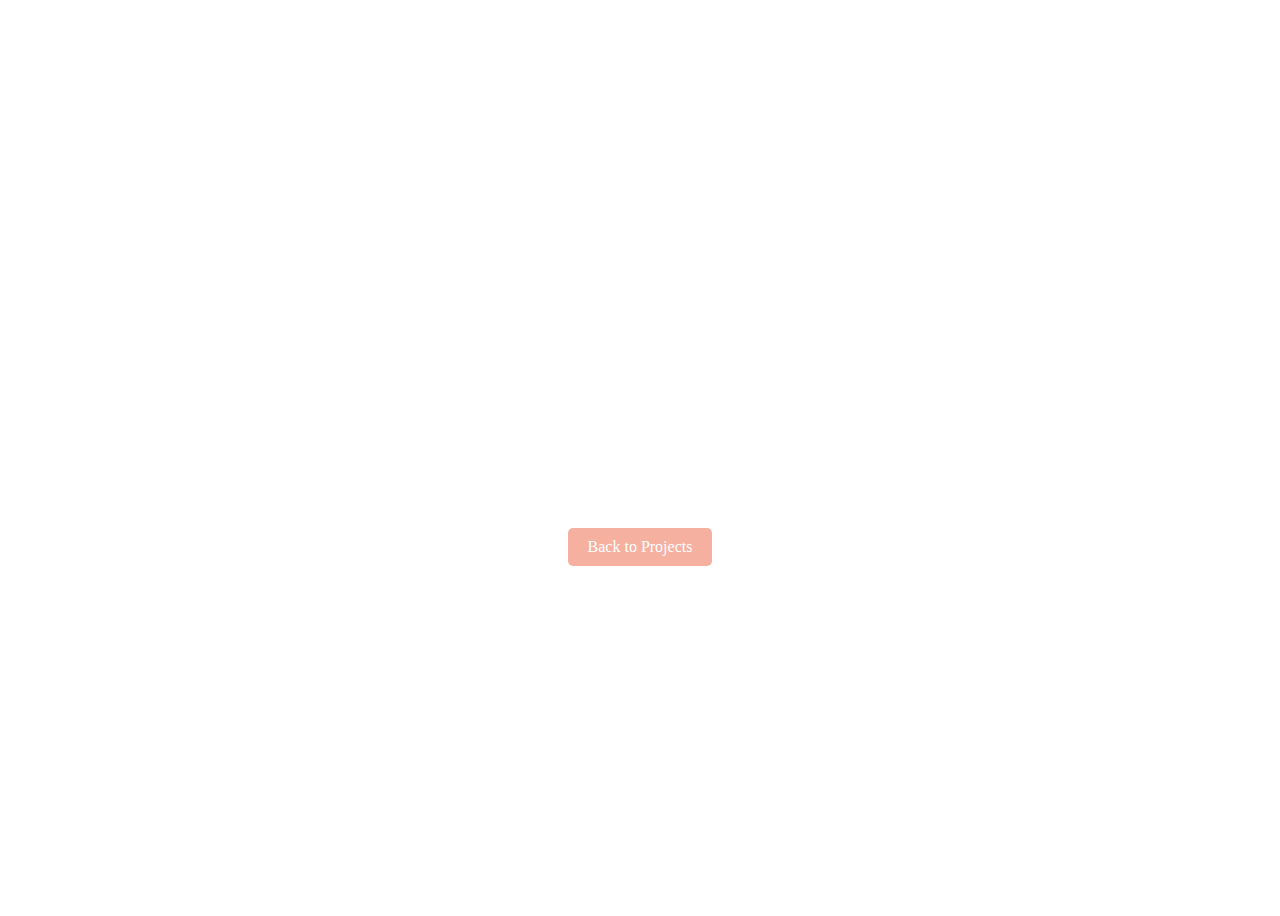
<file: inprogress.html>
<!DOCTYPE html>
<html lang="en">
<head>
    <meta charset="UTF-8">
    <meta name="viewport" content="width=device-width, initial-scale=1.0">

    <title>In Progress</title>
    <link rel="stylesheet" href="assets/styles/inprogress.css">
</head>
<body>
    <div class="inprogress-container">
        <h1>Sorry! Still finishing up this page! </h1>
        <p>Check back soon!</p>
        <a href="projects.html" class="btn">Back to Projects</a>
    </div>
</body>
</html>
</file>
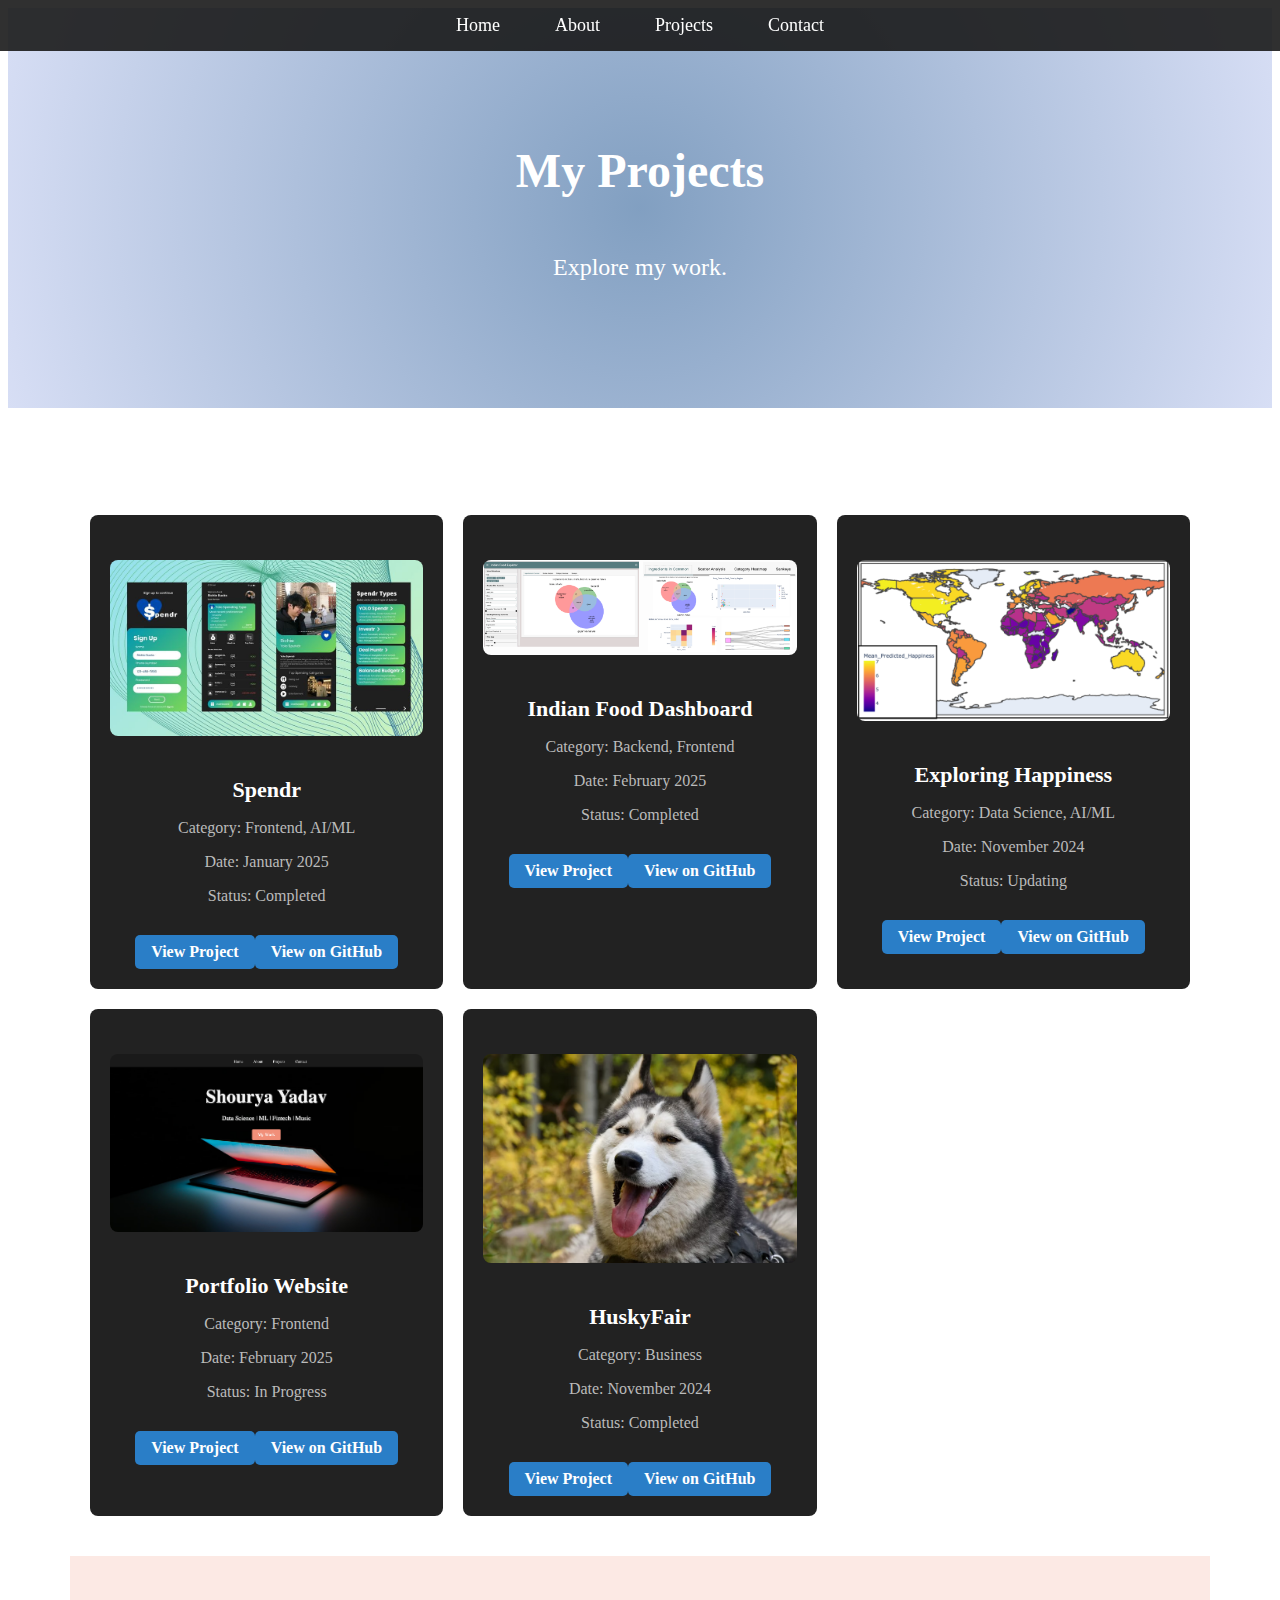
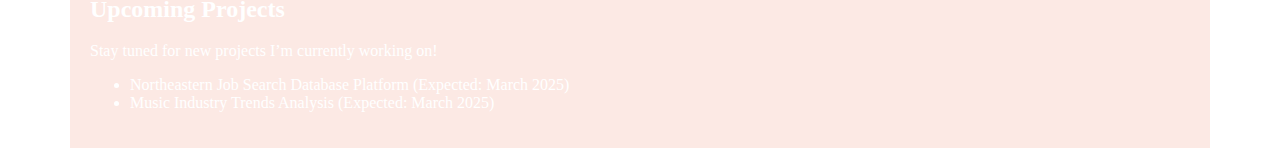
<file: projects.html>
<!DOCTYPE html>
<html lang="en">
<head>
    <meta charset="UTF-8">
    <meta name="viewport" content="width=device-width, initial-scale=1.0">
    <meta name="description" content="Projects in Business and Computer Science">
    <title>Projects | Shourya Yadav</title>
    <link rel="stylesheet" href="assets/styles/project.css">
</head>
<body>
    <nav>
        <ul>
            <li> <a href = "index.html">Home</a></li>
            <li> <a href = "about.html">About</a></li>
            <li> <a href = "projects.html">Projects</a></li>
            <li> <a href = "contact.html">Contact</a></li>
        </ul>
    </nav>
    <!-- Hero Section -->
    <section class="projects-hero">
        <h1>My Projects</h1>
        <p>Explore my work.</p>
    </section>

    <!-- Projects Section (Dynamically Populated) -->
    <section class="projects-container">
        <h2>Current Projects</h2>
        <div id="projects-grid"></div>
    </section>

    <!-- Upcoming Projects Section -->
    <section class="upcoming-projects">
        <h2>Upcoming Projects</h2>
        <p>Stay tuned for new projects I’m currently working on!</p>
        <ul id="upcoming-projects-list"></ul>
    </section>

    <script src="assets/scripts/projects.js"></script>
</body>
</html>
</file>
<file: assets/styles/inprogress.css>
.inprogress-container {
    display: flex;
    flex-direction: column;
    align-items: center;
    justify-content: center;
    height: 100vh;
    background-image: url(https://images.unsplash.com/photo-1555861496-0666c8981751?w=800&auto=format&fit=crop&q=60&ixlib=rb-4.0.3&ixid=M3wxMjA3fDB8MHxzZWFyY2h8M3x8RVJST1J8ZW58MHx8MHx8fDA%3D);
    background-size: cover;
    background-position: center;
    background-repeat: no-repeat;
    color: white;
}       

.inprogress-container h1 {
    font-size: 48px;
    margin-bottom: 20px;
}

.inprogress-container p {
    font-size: 24px;
    margin-bottom: 20px;
}

.btn {
    background-color: #f6b0a0;
    color: white;
    padding: 10px 20px;
    border-radius: 5px;
    text-decoration: none;
}
</file>
<file: assets/styles/project.css>
body {
    background: url(https://images.unsplash.com/photo-1604856420566-576ba98b53cd?w=800&auto=format&fit=crop&q=60&ixlib=rb-4.0.3&ixid=M3wxMjA3fDB8MHxzZWFyY2h8MTl8fGJsdWUlMjBkYXJrJTIwYWJzdHJhY3QlMjBmYWNlfGVufDB8fDB8fHww) no-repeat center;
    background-size: cover;
    background-attachment: fixed;
    color: white; /* Ensures text is readable */
}
/* Navigation Styles */
nav {
    background: rgba(26, 26, 26, 0.9);
    padding: 15px 0;
    position: fixed;
    width: 100%;
    top: 0;
    left: 0;
    z-index: 100;
}

nav ul {
    list-style: none;
    display: flex;
    justify-content: center;
    gap: 25px;
    padding: 0;
    margin: 0;
}

nav ul li a {
    text-decoration: none;
    color: white;
    font-size: 18px;
    padding: 10px 15px;
    transition: all 0.3s ease-in-out;
}

nav ul li a:hover {
    background-color: #f89e8a;
    border-radius: 5px;
}


/* Hero Section */
.projects-hero {
    height: 40vh;
    display: flex;
    flex-direction: column;
    justify-content: center;
    align-items: center;
    text-align: center;
    background: radial-gradient(circle, #1c528f8d, #b0beeb81);
    background-size: cover;
    color: white;
    padding: 20px;
    position: relative;
}

.projects-hero::before {
    content: "";
    position: absolute;
    top: 0;
    left: 0;
    width: 100%;
    height: 100%;
    z-index: 1;
}

.projects-hero h1, .projects-hero p {
    z-index: 2;
    position: relative;
}

.projects-hero h1 {
    font-size: 48px;
}

.projects-hero p {
    font-size: 24px;
}

/* Projects Container */
.projects-container {
    max-width: 1100px;
    margin: auto;
    padding: 40px 20px;
}

/* Grid Layout for Projects */
#projects-grid {
    display: grid;
    grid-template-columns: repeat(auto-fit, minmax(300px, 1fr));
    gap: 20px;
}

/* Project Card */
.project-card {
    background: #222;
    padding: 20px;
    border-radius: 8px;
    text-align: center;
    transition: 0.3s;
}

.project-card img {
    width: 100%;
    height: auto;
    border-radius: 8px;
    margin-bottom: 15px;
}

.project-card h3 {
    font-size: 22px;
    margin-bottom: 10px;
}

.project-card p {
    font-size: 16px;
    color: #bbb;
    margin-bottom: 15px;
}

/* Hide description initially */
.project-description {
    max-height: 0; /* Collapsed by default */
    overflow: hidden;
    transition: max-height 0.3s ease-in-out;
    font-size: 14px;
    color: #ddd;
    margin-top: 10px;
}

/* Expand description when hovering */
.project-card:hover .project-description {
    max-height: 100px; /* Adjust height as needed */
}
/* Button Styles */
.btn {
    margin-top: 15px;
}
.btn {
    display: inline-block;
    padding: 8px 16px;
    background:  #2c93edd0;
    color: white;
    text-decoration: none;
    border-radius: 5px;
    font-weight: bold;
    transition: 0.3s;
    z-index: 2;
}

.btn:hover {
    background: #f6b0a0;
}

.upcoming-projects {
    max-width: 1100px;
    margin: auto;
    padding: 20px 20px;
    background-color: #f6b0a048;
}

/* Responsive Design */
@media screen and (max-width: 768px) {
    #projects-grid {
        grid-template-columns: repeat(1, 1fr);
    }
}
</file>
